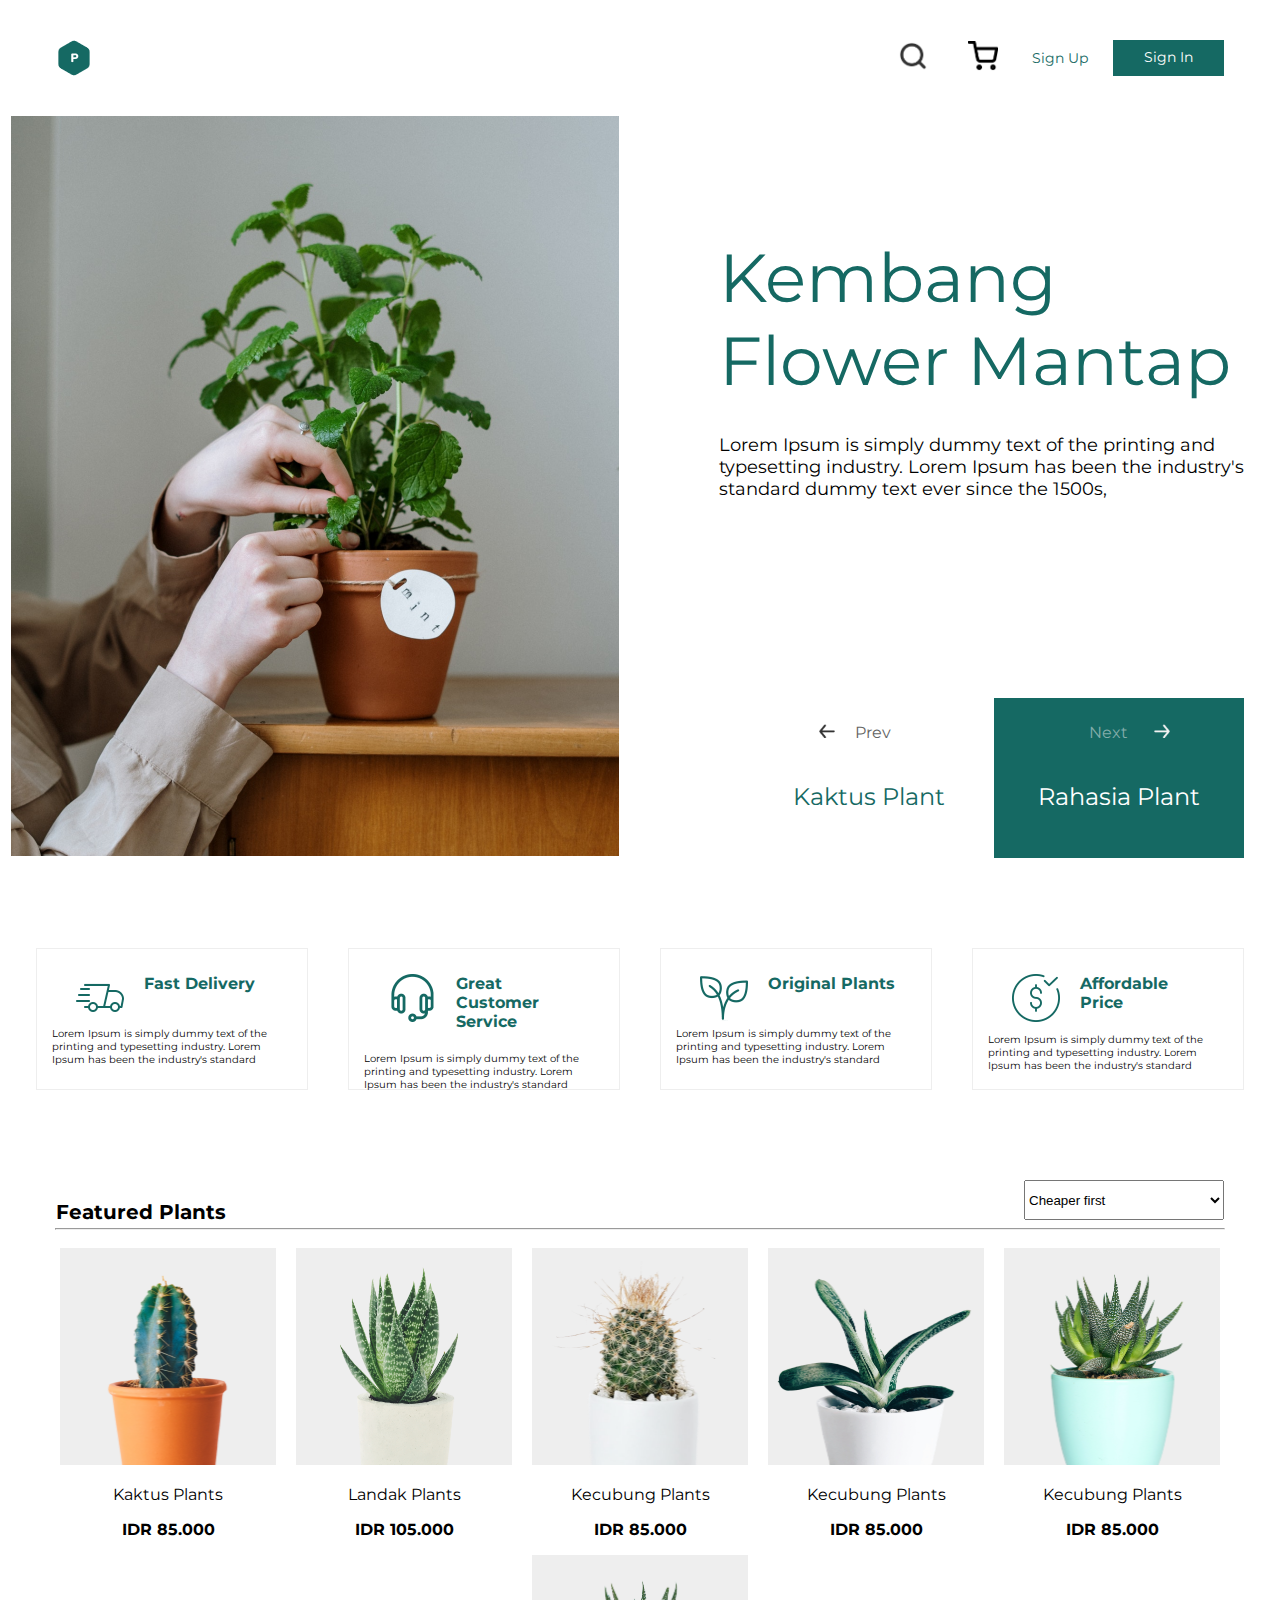
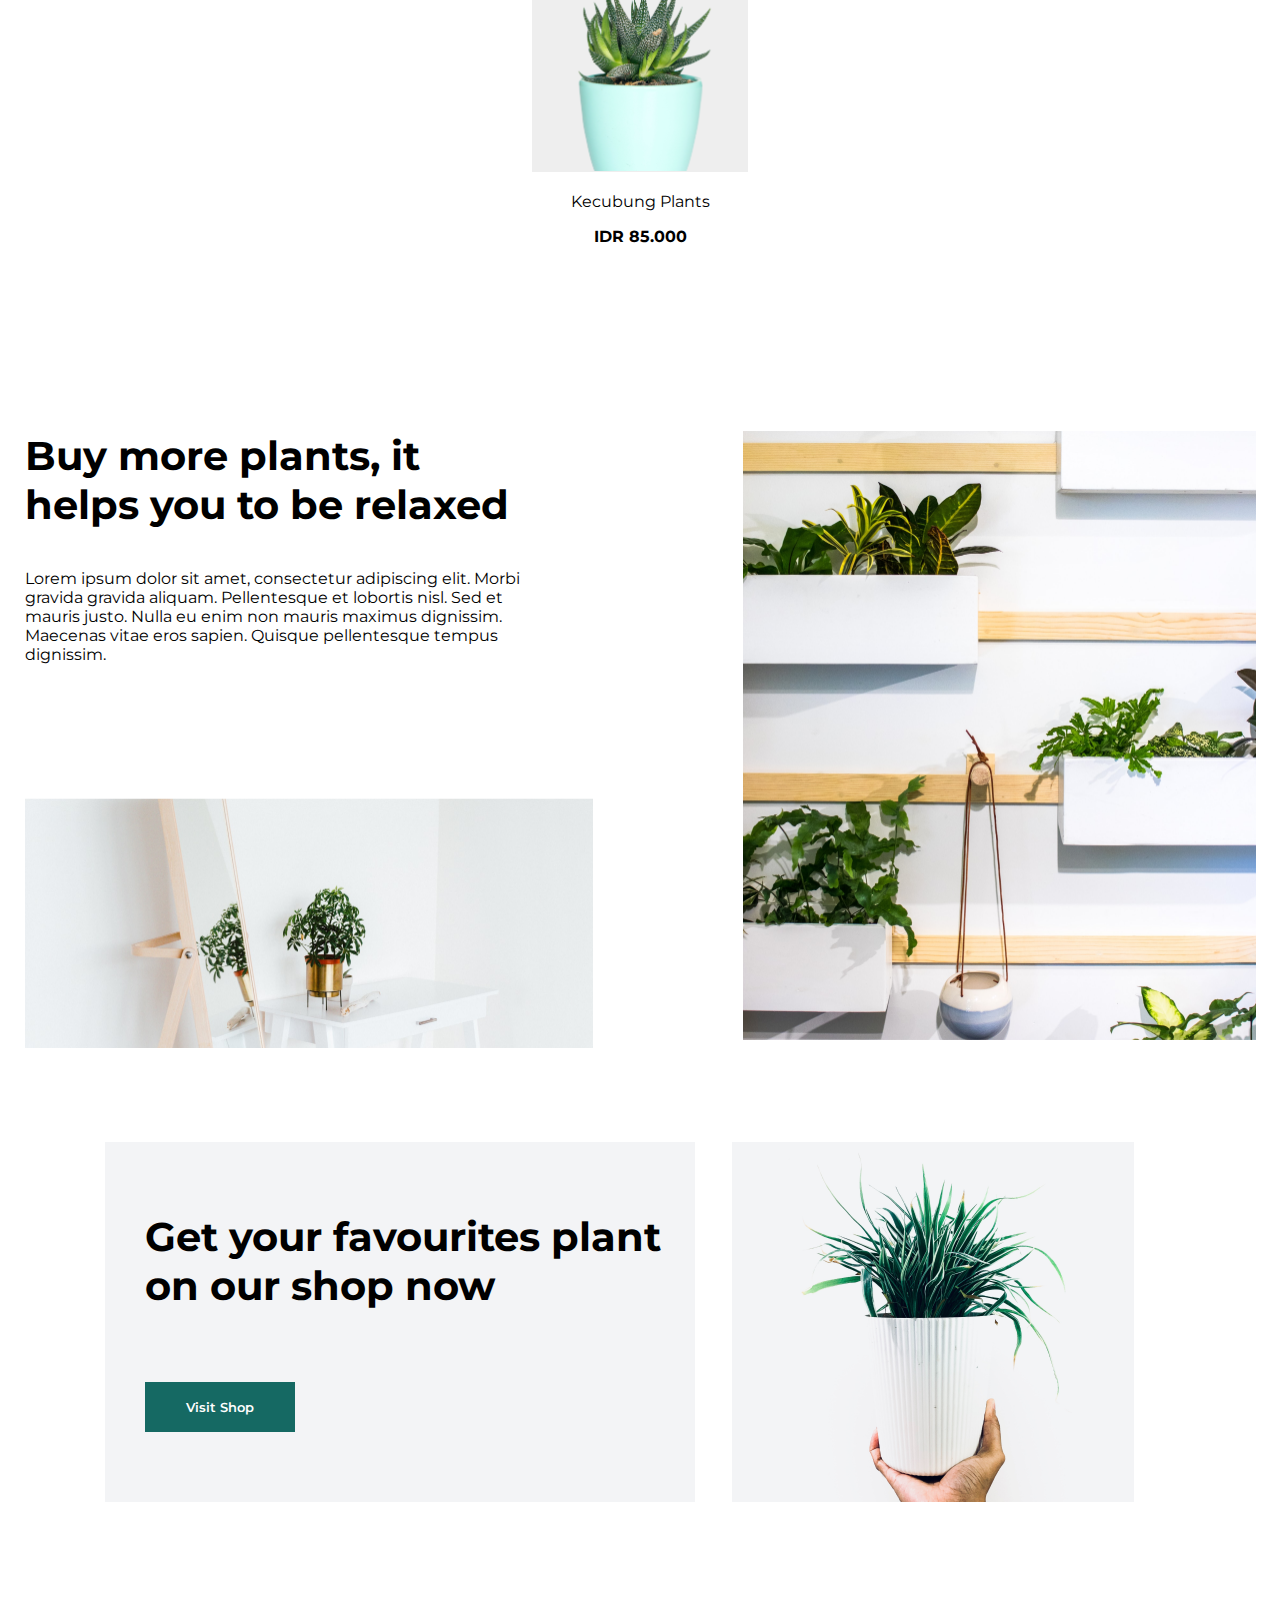
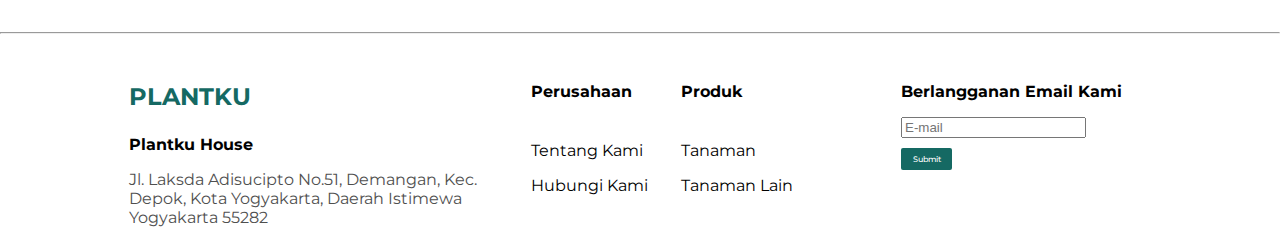
<file: index.html>
<!DOCTYPE html>
<html lang="en">
    <head>
        <meta charset="UTF-8">
        <title>Kembang Flower Mantap</title>
        <link href="https://fonts.googleapis.com/css?family=Montserrat:400" rel="stylesheet">
        <link rel="stylesheet" href="styles/style.css">
    </head>
    <body class="body">
        <header>
        <div class="header1">  
            <a href="#"><img src="images/little_p.png" alt="Logo"></a>
            <div class="header_menu">
                <a href="#"><img src="images/head_search.png" width=30 alt="Search"></a>
                <a href="#" class="header_shop"><img src="images/head_shop.png" width=30 alt="Shop"></a>
                <a href="form.html" class="header_su">Sign Up</a>
                <a href="#" class="header_si">Sign In</a>
            </div>
        </div>
        </header>
        <main>
            <section class="flex-container"><!-- 1. Главная картинка, тайтл -->
                <img src="images/main.png" width="608" height="740" alt="">
                <div class="brkpntc1">
                    <div>
                        <p class="title-text">Kembang Flower Mantap</p>
                        <p class="title-text-2">Lorem Ipsum is simply dummy text of the printing and typesetting industry. Lorem Ipsum has been the industry's standard dummy text ever since the 1500s, </p>
                    </div>
                    <div class="flex-container_m1">
    
                        <div class="main-button">
                            <div class="flex-item2-sub">
                                <div class="flex-container">
                                    <img class="small-arrow-img" src="images/prev.png" alt="">
                                    <p class="flex-item-text-main">Prev</p>
                                </div>
                                <p class="main-switcher-text">Kaktus Plant</p>
                            </div>
                        </div>
    
                        <div class="main-button2">
                            <div class="flex-item2-sub">
                                <div class="flex-container">
                                    <p class="flex-item-text-main2">Next</p>
                                    <img class="small-arrow-img" src="images/next.png" alt="">
                                </div>
                                <p class="main-switcher-text2">Rahasia Plant</p>
                            </div>
                        </div>
    
                    </div>
                </div>
            </section>
            <section class="flex-container2"><!-- 2. Преимущества -->
                <div class="flex-item2">
                    <div class="flex-item2-sub">
                        <div class="flex-container4">
                            <img class="flex-item2-img" src="images/1.png" alt="">
                            <p class="flex-item-text-main_2"><b>Fast Delivery</b></p>
                        </div>
                        <p class="flex-item-text_2">Lorem Ipsum is simply dummy text of the printing and typesetting industry. Lorem Ipsum has been the industry's standard</p>
                    </div>
                </div>
                <div class="flex-item2">
                    <div class="flex-item2-sub">
                        <div class="flex-container4">
                            <img class="flex-item2-img" src="images/2.png" alt="">
                            <p class="flex-item-text-main_2"><b>Great Customer Service</b></p>
                        </div>
                        <p class="flex-item-text_2">Lorem Ipsum is simply dummy text of the printing and typesetting industry. Lorem Ipsum has been the industry's standard</p>
                    </div>
                </div>
                <div class="flex-item2">
                    <div class="flex-item2-sub">
                        <div class="flex-container4">
                            <img class="flex-item2-img" src="images/3.png" alt="">
                            <p class="flex-item-text-main_2"><b>Original Plants</b></p>
                        </div>
                        <p class="flex-item-text_2">Lorem Ipsum is simply dummy text of the printing and typesetting industry. Lorem Ipsum has been the industry's standard</p>
                    </div>
                </div>
                <div class="flex-item2">
                    <div class="flex-item2-sub">
                        <div class="flex-container4">
                            <img class="flex-item2-img" src="images/4.png" alt="">
                            <p class="flex-item-text-main_2"><b>Affordable Price</b></p>
                        </div>
                        <p class="flex-item-text_2">Lorem Ipsum is simply dummy text of the printing and typesetting industry. Lorem Ipsum has been the industry's standard</p>
                    </div>
                </div>
            </section>
            
            <section class="flex-container71"><!-- 3. Кактусы -->
                <p class="text4"><b>Featured Plants</b></p>
                <select class="select1">
                    <option disabled>Select an option</option>
                    <option value="t1" selected>Cheaper first</option>
                    <option value="t2">Expense first</option>
                    <option value="t3">Name (A..Z)</option>
                    <option value="t4">Name (Z..A)</option>
                   </select>
            </section>
            <hr class="hr1">
            
            <section class="flex-container5"><!-- 3.1. Их список -->
                <div class="cactus">
                    <img src="images/k1.png" width="216" height="217" class="img1" alt="">
                    <p>Kaktus Plants</p>
                    <p><b>IDR 85.000</b></p>
                </div>
                <div class="cactus">
                    <img src="images/k2.png" width="216" height="217" class="img1" alt="">
                    <p>Landak Plants</p>
                    <p><b>IDR 105.000</b></p>
                </div>
                <div class="cactus">
                    <img src="images/k3.png" width="216" height="217" class="img1" alt="">
                    <p>Kecubung Plants</p>
                    <p><b>IDR 85.000</b></p>
                </div>
                <div class="cactus">
                    <img src="images/k4.png" width="216" height="217" class="img1" alt="">
                    <p>Kecubung Plants</p>
                    <p><b>IDR 85.000</b></p>
                </div>
                <div class="cactus">
                    <img src="images/k5.png" width="216" height="217" class="img1" alt="">
                    <p>Kecubung Plants</p>
                    <p><b>IDR 85.000</b></p>
                </div>
                <div class="cactus">
                    <div style="height: 300px; top: -16px; position: relative;">
                        <div class="cactusAnim" style="background-color: #EEEEEE; background-image: url('images/k5.png'); background-size: contain; width: 216px; height: 217px;">
    
                            <p style="position: relative; top: 237px;">Kecubung Plants</p>
                            <p style="position: relative; top: 237px;"><b>IDR 85.000</b></p>
                        </div>
                    </div>
                </div>
            </section>

            <section class="flex-container6"><!-- 4. Реклама -->
                <div class="brkpntc2">
                    <div>
                        <p class="text3_2"><b>Buy more plants, it helps you to be relaxed</b></p>
                        <p class="text2_7">Lorem ipsum dolor sit amet, consectetur adipiscing elit. Morbi gravida gravida aliquam. Pellentesque et lobortis nisl. Sed et mauris justo. Nulla eu enim non mauris maximus dignissim. Maecenas vitae eros sapien. Quisque pellentesque tempus dignissim.</p>
                    </div>
                    <img src="images/s1.png" class="image1_2" width="568" height="250" alt="">
                </div>
                <img src="images/s2.png" width="513" height="609" alt="">
            </section>
            
            <section class="flex-container7"><!-- 5. Ещё реклама -->
                <div class="gray_img">
                    <p class="text3">
                        <b>Get your favourites plant on our shop now</b>
                    </p>
                    <form action="demo.html">
                        <button class="button1">Visit Shop</button>
                    </form>
                </div>
                <img class="image2" src="images/f2.png" alt=""/>
            </section>
        </main>
        <footer><!-- 6. Конец -->
            <hr class="hr2">
            <div class="flex-container">
                <div><!-- 1 -->
                    <p class="text2_2">
                        <b>PLANTKU</b>
                    </p>
                    <p class="text2_3">
                        <b>Plantku House</b>
                    </p>
                    <p class="text2_6">
                        Jl. Laksda Adisucipto No.51, Demangan, Kec. Depok, Kota Yogyakarta, Daerah Istimewa Yogyakarta 55282
                    </p>
                </div>
                <div><!-- 2 -->
                    <p class="text2_1">
                        <b>Perusahaan</b>
                    </p>
                    <p class="text2_1">
                        Tentang Kami
                    </p>
                    <p class="text2_3">
                        Hubungi Kami
                    </p>
                </div>
                <div><!-- 3 -->
                    <p class="text2_1">
                        <b>Produk</b>
                    </p>
                    <p class="text2_1">
                        Tanaman
                    </p>
                    <p class="text2_3">
                        Tanaman Lain
                    </p>
                </div>
                <div><!-- 4 -->
                    <p class="text2_5">
                        <b>Berlangganan Email Kami</b>
                    </p>
                    <input type="email" name="email" placeholder="E-mail" class="email">
                    <br>
                    <form action="#" target="_blank">
                        <button class="button2">Submit</button>
                    </form>
                    <!--
                        onclick:
    
                        <form action="option1.php">
    
    $host = 'sql6.freemysqlhosting.net'; //имя хоста
    $user = 'sql6444124'; //имя пользователя
    $password = '7XXgdFyRrG'; //пароль
    $db_name = 'sql6444124'; //имя бд
    $link = mysqli_connect($host, $user, $password, $db_name, 3306);
    mysqli_query($link, "SET NAMES 'utf8'");
    $query = "SELECT * FROM table1 WHERE name = 'Ivan'";
    $result = mysqli_query($link, $query);
    $result->data_seek(0);
    $datarow = $result->fetch_array();
    echo $datarow['name'];
                    -->
                </div>
            </div>
        </footer>
    </body>
</html>
</file>
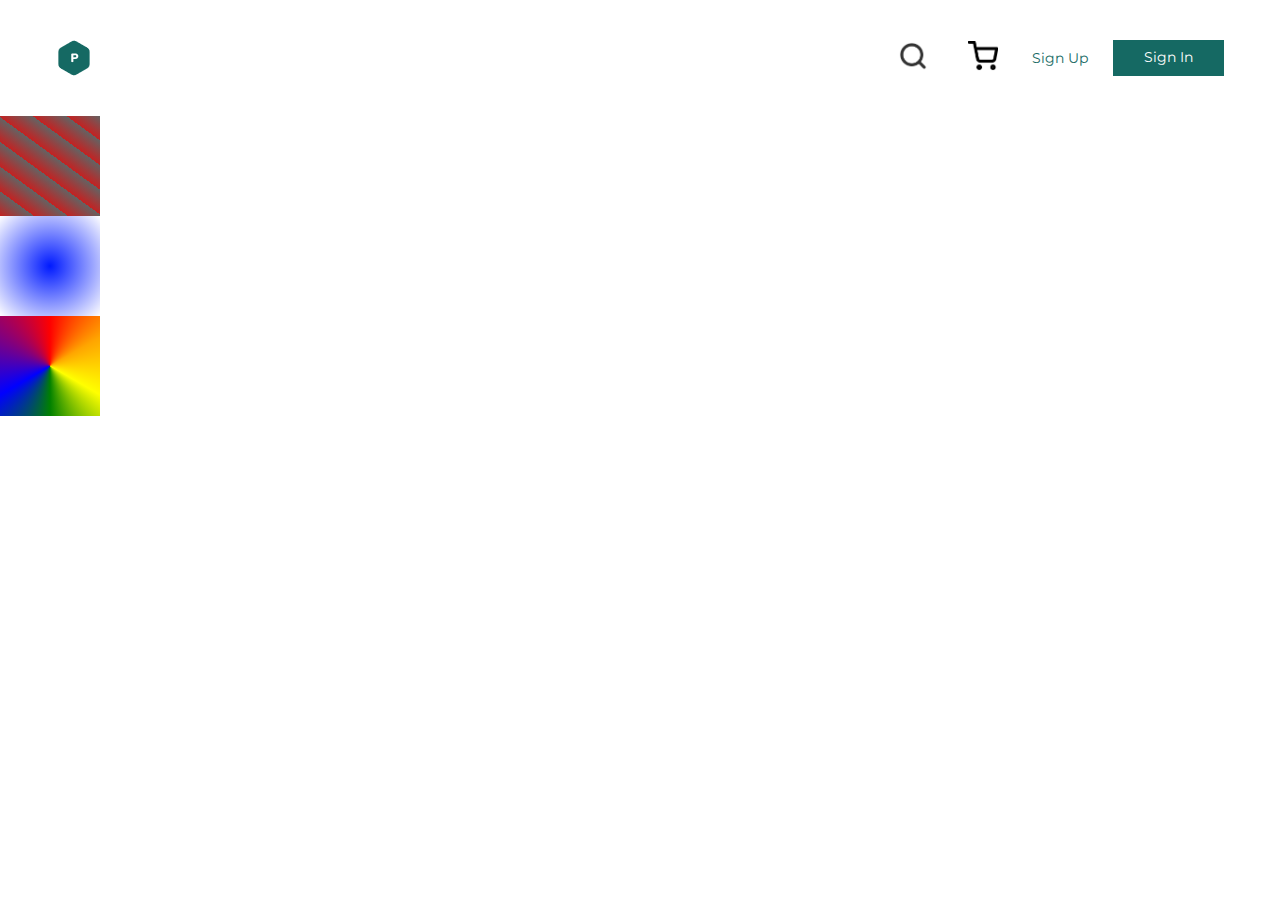
<file: demo.html>
<!DOCTYPE html>
<html lang="ru">
    <head>
        <meta charset="UTF-8">
        <title>Kembang Flower Mantap</title>
        <link href="https://fonts.googleapis.com/css?family=Montserrat:400" rel="stylesheet">
        <link rel="stylesheet" href="styles/style.css">
    </head>
    <body class="body">
        <header>
        <div class="header1">  
            <a href="index.html"><img src="images/little_p.png" alt="Logo"></a>
            <div class="header_menu">
                <a href="#"><img src="images/head_search.png" width=30 alt="Search"></a>
                <a href="#" class="header_shop"><img src="images/head_shop.png" width=30 alt="Shop"></a>
                <a href="#" class="header_su">Sign Up</a>
                <a href="#" class="header_si">Sign In</a>
            </div>
        </div>
        </header>
        <main>

            <div class="card linear"></div>
            <div class="card radial"></div>
            <div class="card conic"></div>
        </main>
</body>
</html>
</file>
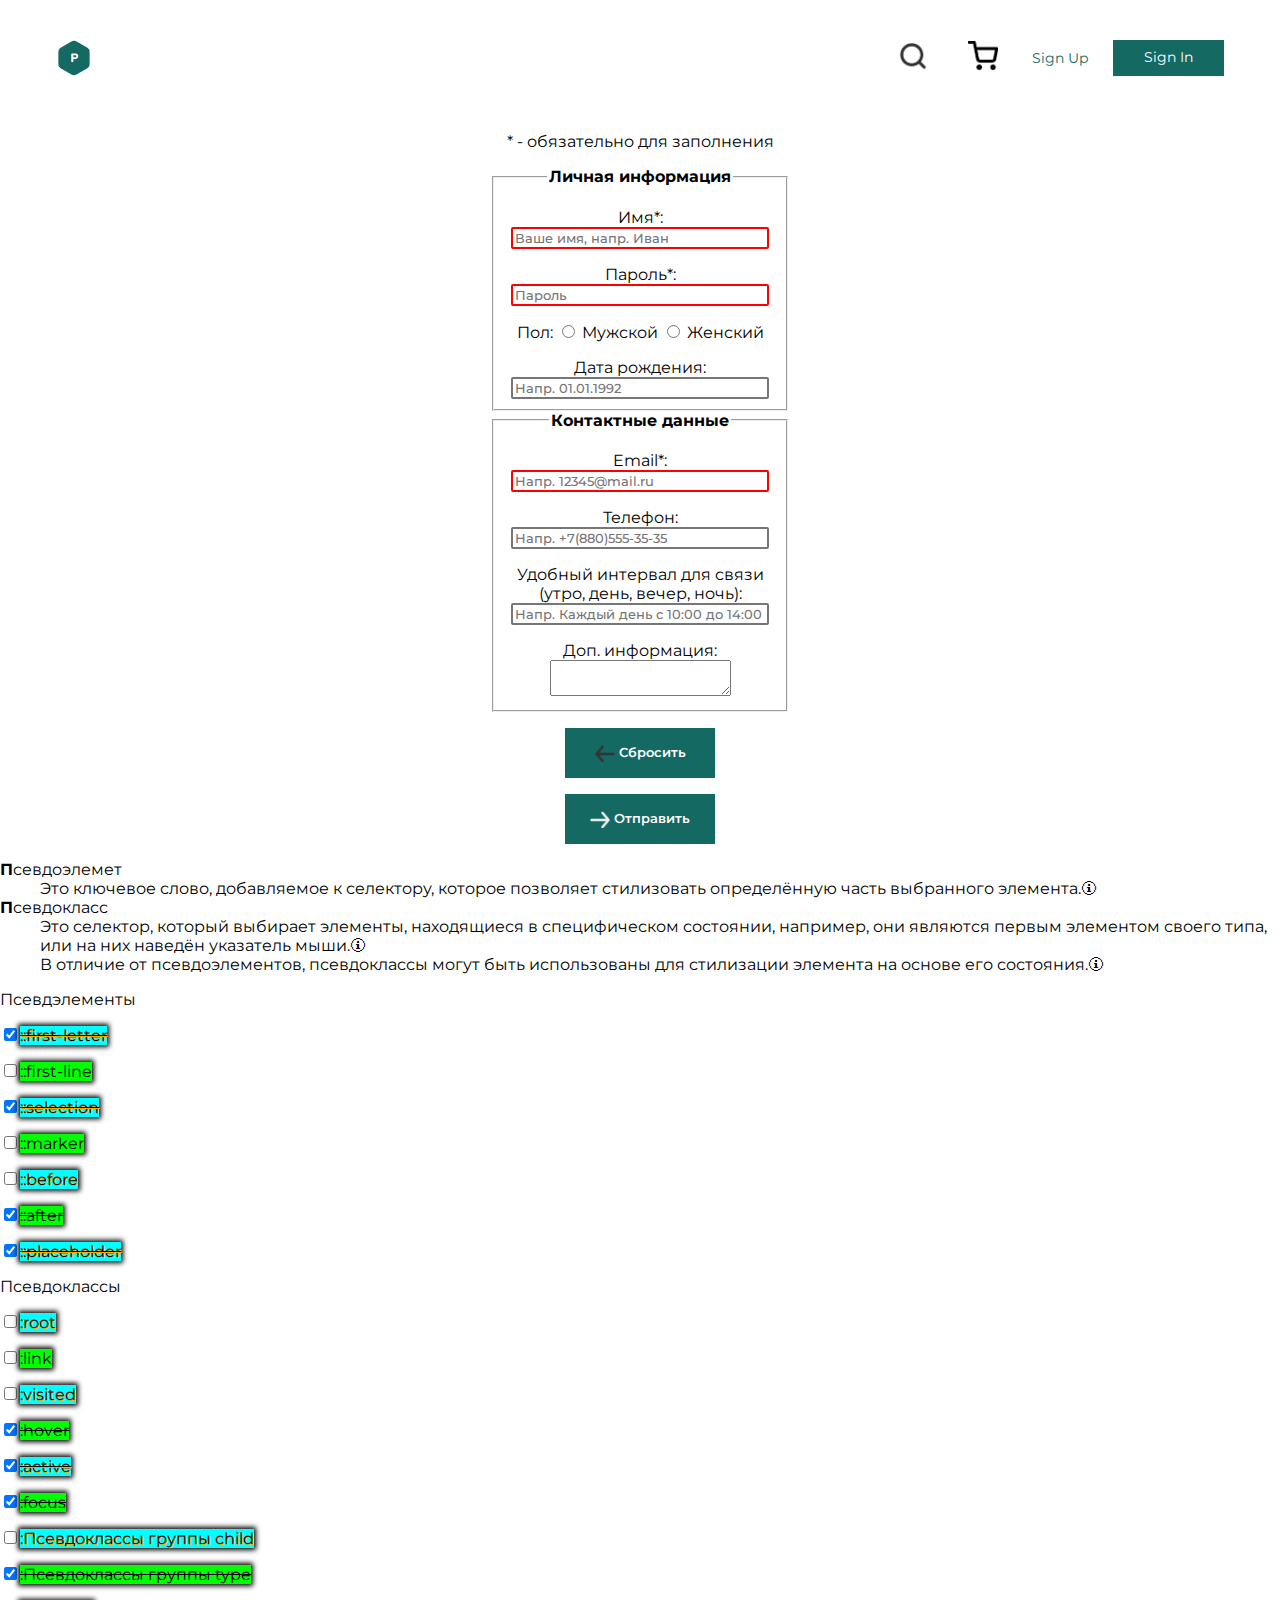
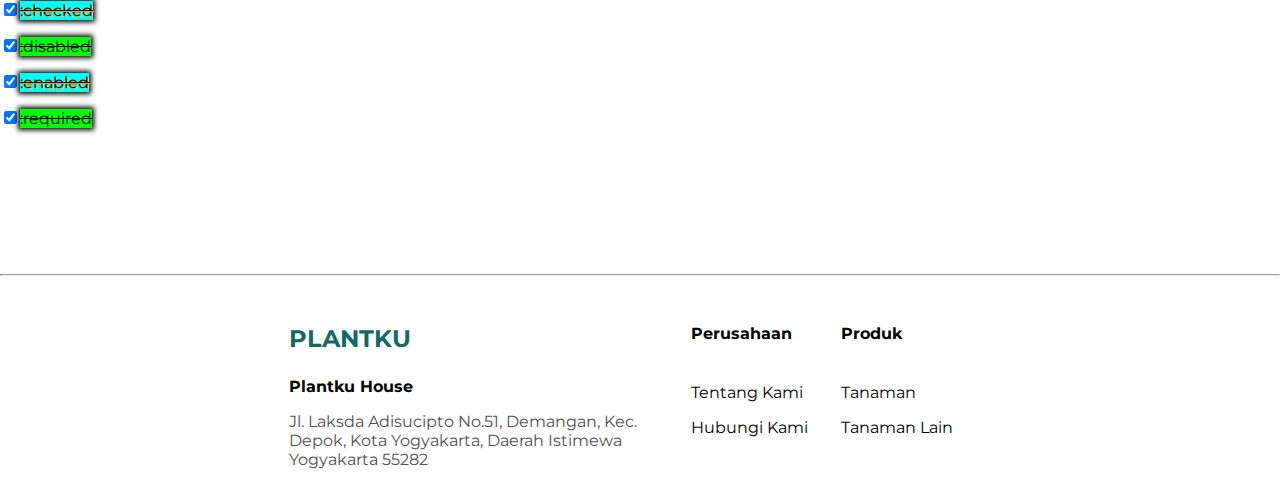
<file: form.html>
<!DOCTYPE html>
<html lang="ru">
    <head>
        <meta charset="UTF-8">
        <title>Kembang Flower Mantap</title>
        <link href="https://fonts.googleapis.com/css?family=Montserrat:400" rel="stylesheet">
        <link rel="stylesheet" href="styles/style.css">
    </head>
    <body class="body" style="height: 100%;">
        <header>
        <div class="header1">  
            <a href="index.html"><img src="images/little_p.png" alt="Logo"></a>
            <div class="header_menu">
                <a href="#"><img src="images/head_search.png" width=30 alt="Search"></a>
                <a href="#" class="header_shop"><img src="images/head_shop.png" width=30 alt="Shop"></a>
                <a href="#" class="header_su">Sign Up</a>
                <a href="#" class="header_si">Sign In</a>
            </div>
        </div>
        </header>
        <main>
            <div style="text-align:center;">
            <form name="contact" method="POST" data-netlify="true" style="width: 300px; display: inline-block;">
                <p>* - обязательно для заполнения</p>
                <fieldset>
                    <legend><b>Личная информация</b></legend>
                    <p></p><label for="name">Имя*:   <input type="text" required placeholder="Ваше имя, напр. Иван" name="name" id="name" class="email3"></label>
                    <p></p><label for="password">Пароль*:   <input type="password" required placeholder="Пароль" name="password" id="password" class="email3"></label>
                    <p></p><div>
                    <label>Пол:</label>
                    <input type="radio" id="radio1" value="man" name="radiob" class="radiobt">
                    <label for="radio1">Мужской</label>
                    <input type="radio" id="radio2" value="woman" name="radiob" class="radiobt">
                    <label for="radio2">Женский</label>
                    <p></p><label for="time">Дата рождения:   <input type="text" placeholder="Напр. 01.01.1992" name="time" id="time" class="email2"></label>
                </fieldset>
                <fieldset>
                    <legend><b>Контактные данные</b></legend>
                    <p></p><label for="email">Email*: <input type="email" required placeholder="Напр. 12345@mail.ru" name="email" id="email" class="email3"></label>
                    <p></p><label for="phone">Телефон: <input type="text" placeholder="Напр. +7(880)555-35-35" name="phone" id="phone" class="email2"></label>
                    <p></p><label for="dateCmnct">Удобный интервал для связи (утро, день, вечер, ночь): <input type="text" placeholder="Напр. Каждый день с 10:00 до 14:00" name="dateCmnct" id="dateCmnct" class="email2"></label>
                    <p></p><label for="dop">Доп. информация:   <textarea style="min-width: 125px; min-height: 30px; max-width: 250px; max-height: 125px;" name="dop" id="dop"></textarea></label>
                </fieldset>
            </form>
                
                <p>
              <form action="#">
                <button id="clear_b" type="button" class="button1"><img src="images/prev.png" alt="send" width="20" style="vertical-align: middle;">  Сбросить</button>
              </form>
              <p>
              <form action="#">
                  <button id="submit_b" type="button" class="button1"><img src="images/next.png" alt="send" width="20" style="vertical-align: middle;">  Отправить</button>
              </form>    
              <script>
                  document.getElementById("clear_b").onclick = function(e){
                      document.getElementById("name").value = "";
                      document.getElementById("password").value = "";
                      document.getElementById("time").value = "";
                      document.getElementById("email").value = "";
                      document.getElementById("phone").value = "";
                      document.getElementById("dateCmnct").value = "";
                      document.getElementById("dop").value = "";
                  }
                  document.getElementById("submit_b").onclick = function(e){
                      console.log('Form successfully submitted')
                      const handleSubmit = (e) => {
                      e.preventDefault()
                      let myForm = document.getElementById('contact');
                      let formData = new FormData(myForm)
                      fetch('/', {
                          method: 'POST',
                          headers: { "Content-Type": "application/x-www-form-urlencoded" },
                          body: new URLSearchParams(formData).toString()
                      }).then(() => console.log('Form successfully submitted')).catch((error) =>
                          alert(error))
                      }
                      alert("Data sent!");
                  }
              </script>
            </div>
            
            <dl>
                <dt>Псевдоэлемет</dt>
                <dd>Это ключевое слово, добавляемое к селектору, которое позволяет стилизовать определённую часть выбранного элемента.</dd>
                <dt>Псевдокласс</dt>
                <dd>Это селектор, который выбирает элементы, находящиеся в специфическом состоянии, например, они являются первым элементом своего типа, или на них наведён указатель мыши.</dd>
                <dd>В отличие от псевдоэлементов, псевдоклассы могут быть использованы для стилизации элемента на основе его состояния.</dd>
              </dl>

            <div>
                <p>Псевдэлементы</p>
                    <p><input type="checkbox" id="chb1" name="chb1" class="checkbox1" checked><label for="chb1">::first-letter</label></p>
                    <p><input type="checkbox" id="chb2" name="chb2" class="checkbox2"><label for="chb2">::first-line</label></p>
                    <p><input type="checkbox" id="chb3" name="chb3" class="checkbox1" checked><label for="chb3">::selection</label></p>
                    <p><input type="checkbox" id="chb4" name="chb4" class="checkbox2"><label for="chb4">::marker</label></p>
                    <p><input type="checkbox" id="chb5" name="chb5" class="checkbox1"><label for="chb5">::before</label></p>
                    <p><input type="checkbox" id="chb6" name="chb6" class="checkbox2" checked><label for="chb6">::after</label></p>
                    <p><input type="checkbox" id="chb7" name="chb7" class="checkbox1" checked><label for="chb7">::placeholder</label></p>
                <p>Псевдоклассы</p>
                    <p><input type="checkbox" id="chb8" name="chb8" class="checkbox1"><label for="chb8">:root</label></p>
                    <p><input type="checkbox" id="chb9" name="chb9" class="checkbox2"><label for="chb9">:link</label></p>
                    <p><input type="checkbox" id="chb10" name="chb10" class="checkbox1"><label for="chb10">:visited</label></p>
                    <p><input type="checkbox" id="chb11" name="chb11" class="checkbox2" checked><label for="chb11">:hover</label></p>
                    <p><input type="checkbox" id="chb12" name="chb12" class="checkbox1" checked><label for="chb12">:active</label></p>
                    <p><input type="checkbox" id="chb13" name="chb13" class="checkbox2" checked><label for="chb13">:focus</label></p>
                    <p><input type="checkbox" id="chb14" name="chb14" class="checkbox1"><label for="chb14">:Псевдоклассы группы child</label></p>
                    <p><input type="checkbox" id="chb15" name="chb15" class="checkbox2" checked><label for="chb15">:Псевдоклассы группы type</label></p>
                    <p><input type="checkbox" id="chb16" name="chb16" class="checkbox1" checked><label for="chb16">:checked</label></p>
                    <p><input type="checkbox" id="chb17" name="chb17" class="checkbox2" checked><label for="chb17">:disabled</label></p>
                    <p><input type="checkbox" id="chb18" name="chb18" class="checkbox1" checked><label for="chb18">:enabled</label></p>
                    <p><input type="checkbox" id="chb19" name="chb19" class="checkbox2" checked><label for="chb19">:required</label></p>
            </div>
        </main>
        <footer>
            <hr class="hr2">
            <div class="flex-container">
                <div><!-- 1 -->
                    <p class="text2_2">
                        <b>PLANTKU</b>
                    </p>
                    <p class="text2_3">
                        <b>Plantku House</b>
                    </p>
                    <p class="text2_6">
                        Jl. Laksda Adisucipto No.51, Demangan, Kec. Depok, Kota Yogyakarta, Daerah Istimewa Yogyakarta 55282
                    </p>
                </div>
                <div><!-- 2 -->
                    <p class="text2_1">
                        <b>Perusahaan</b>
                    </p>
                    <p class="text2_1">
                        Tentang Kami
                    </p>
                    <p class="text2_3">
                        Hubungi Kami
                    </p>
                </div>
                <div><!-- 3 -->
                    <p class="text2_1">
                        <b>Produk</b>
                    </p>
                    <p class="text2_1">
                        Tanaman
                    </p>
                    <p class="text2_3">
                        Tanaman Lain
                    </p>
                </div>
            </div>
        </footer>
    </body>
</html>
</file>
<file: styles/style.css>
/* Header */
.header1{
    max-width: 1168px;
    height: 36px;
    margin: 0 auto;
    display: flex;
    padding: 40px;
    justify-content: space-between;
}
.header_shop{
    margin-left: 40px;
}
.header_menu{
    display: flex;
    align-items: center;
}
.header_su{
    width: 91px;
    margin: 0px 0px 0px 8px;
    color: #156963;
    text-align: center;
    font-size: 14px;
    padding: 8px;
    text-decoration: none;
 }
.header_si{
    width: 111px;
    height: 36px;
    color: #fff;
    background-color: #156963;
    font-size: 14px;
    text-align: center;
    line-height: 35px;
    text-decoration: none;
}

/* Body */
body{
    margin: 0;
    font-family: 'Montserrat';
    overflow-x: hidden;
    display: flex;
    flex-direction: column;
    min-height: 100vh;
}

/* Containers */
.flex-container_m1 {
    flex-wrap: wrap;
    flex-direction: row;
    display: flex;
    justify-content: center;
    padding-top: 180px;
    padding-left: 100px;
}
.flex-container {
    flex-wrap: wrap;
    flex-direction: row;
    display: flex;
    justify-content: center;
}
.flex-container7 {
    flex-wrap: wrap;
    flex-direction: row;
    display: flex;
    justify-content: center;
    padding-top: 90px;
}
.flex-container71 {
    flex-wrap: wrap;
    flex-direction: row;
    display: flex;
    justify-content: space-between;
    padding-top: 90px;
    max-width: 1168px;
    margin: 0 auto;
}
.flex-container2 {
    flex-wrap: wrap;
    flex-direction: row;
    display: flex;
    justify-content: center;
    padding-top: 90px;
}
.flex-container4 {
    flex-wrap: wrap;
    flex-direction: row;
    display: flex;
    justify-content: center;
}
.flex-container5 {
    flex-wrap: wrap;
    flex-direction: row;
    display: flex;
    justify-content: center;
    padding-top: 10px;
}
.flex-container6 {
    flex-wrap: wrap;
    flex-direction: row;
    display: flex;
    justify-content: center;
    padding-top: 160px;
}

/* 1 */
.main-button{
    width: 250px;
    height: 160px;
    display: inline;
    background: white;
}
.main-button2{
    width: 250px;
    height: 160px;
    display: inline;
    background: #156963;
}
.title-text{
    color: #156963;
    font-size: 68px;
    margin-left: 100px;
    margin-top: 120px;
    width: 550px;
    height: 130px;
    display: block;
}
.title-text::selection{
    color: #f00;
    background-color: #636363;
    font-size: 68px;
    margin-left: 100px;
    margin-top: 120px;
    width: 550px;
    height: 130px;
    display: block;
}
.title-text-2{
    color: black;
    font-size: 18px;
    margin-left: 100px;
    width: 550px;
    display: block;
}
.flex-item-text-main{
    margin-top: 15px;
    margin-left: 20px;
    font-size: 16px;
    width: 65px;
    color: #636363;
}
.flex-item-text-main2{
    margin-top: 15px;
    margin-left: 20px;
    font-size: 16px;
    width: 65px;
    color: #83ADAA;
}
.main-switcher-text{
    font-size: 24px;
    text-align: center;
    color: #156963;
}
.main-switcher-text2{
    font-size: 24px;
    text-align: center;
    color: white;
}

/* 2 */
.flex-item2{
    width: 270px;
    height: 140px;
    border: 1px;
    border-style: groove;
    margin: 0 20px;
}
.flex-item-text-main_2{
    margin-top: 15px;
    margin-left: 20px;
    font-size: 16px;
    width: 130px;
    color: #156963;
}
.flex-item-text_2{
    margin-top: 5px;
    font-size: 10px;
    margin-left: 5px;
    margin-right: 10px;
    color: black;
}

/* 3 */
.hr1{
    align-self:center;
    width:1168px;
}
.img1{
    background-color: #EEEEEE;
}
.image1_2{
    margin-top: 73px;
    padding-right: 150px;
}
.select1{
    width: 200px;
}
.gray_img{
    padding-left: 40px;
    background-color: #F3F4F6;
}

/* overflow-x: hidden; */

.flex-item2-sub{
    margin: 10px;
}
.flex-item-text{
    margin-top: 5px;
    font-size: 10px;
    margin-left: 5px;
    margin-right: 10px;
}
.flex-item2-img{
    width: 48px;
    height: 48px;
    margin-left: 5px;
    margin-top: 15px;
}
.flex-container3{
    flex-wrap: nowrap;
    flex-direction: row;
    display: flex;
    justify-content: center;
    position: relative;
    top: 0;
    left: 360px;
    margin-top: 90px;
}
.image1{
    width: 1168px;
}
.image2{
    width: 480px;
}
.text2{
    font-size: 16px;
    margin-top: 70px;
    width: 550px;
    margin-left:0px; 
}
.text2_7{
    font-size: 16px;
    margin-left:0px;
    margin-top: 0px;
    width: 506px;
    height: 140px;
}
.text2_2{
    font-size: 24px;
    margin-top: 40px;
    width: 150px;
    margin-left:0px;
    color: #156963;
}
.text2_1{
    font-size: 16px;
    margin-top: 40px;
    width: 150px;
    margin-left:0px; 
}
.text2_3{
    font-size: 16px;
    margin-top: 0px;
    width: 150px;
    margin-left:0px; 
}
.text2_5{
    font-size: 16px;
    margin-top: 40px;
    width: 250px;
    margin-left:0px;
    padding-left:70px;
}
.text2_6{
    font-size: 16px;
    margin-left:0px;
    margin-right:50px;
    margin-top: 0px;
    width: 352px;
    color:#4F4F4F;
}
.text3{
    font-size: 40px;
    margin-top: 70px;
    width: 550px;
    height: 130px;
    display: block;
    color: black;
}
.text3_2{
    font-size: 40px;
    margin-top: 0px;
    width: 506px;
}
.text4{
    font-size: 20px;
    height: 0px;
    display: block;
}
.button1{
    position: relative;
    width: 150px;
    height: 50px;
    background: #156963;
    color: white;
    border: none;
    font-family: 'Montserrat';
    font-weight: 600;
    transition: background-color .5s;
}
.button1:focus {
    outline: none;
    box-shadow: 0 0 0 3px lightskyblue;
  }
  .button1:disabled {
    background: #999;
    }
.button1:active {
    background-color: #333;
  }
.button1:hover:enabled{
    position: relative;
    width: 150px;
    height: 50px;
    background: #50c2ba;
    color: white;
    border: none;
    font-family: 'Montserrat';
    font-weight: 600;
}
.button2{
    position: relative;
    background: #156963;
    color: white;
    border: none;
    font-family: 'Montserrat';
    margin-top: 10px;
    left: 70px;
    height: 22px;
    width: 51px;
    font-weight: 500;
    font-size: 8px;
    border-radius: 2px;
}
.button2:hover{
    position: relative;
    background: #50c2ba;
    color: white;
    border: none;
    font-family: 'Montserrat';
    margin-top: 10px;
    left: 70px;
    height: 22px;
    width: 51px;
    font-weight: 500;
    font-size: 8px;
    border-radius: 2px;
}
.button2:focus {
    outline: none;
    box-shadow: 0 0 0 3px lightskyblue;
  }
  .button2:active {
      background-color: #333;
    }
.email{
    margin-left: 70px;
}
.email2{
    font-family: 'Montserrat';
    font-weight: 500;
    width: 250px;
    border-radius: 2px;
    border-style: solid;
}
.email2:focus::-webkit-input-placeholder {color: transparent}
.email2:focus::-moz-placeholder          {color: transparent}
.email2:focus:-moz-placeholder           {color: transparent}
.email2:focus:-ms-input-placeholder      {color: transparent}
.email3{
    font-family: 'Montserrat';
    font-weight: 500;
    width: 250px;
    border-radius: 2px;
    border-color: #f00;
    border-style: solid;
}
.email3:focus::-webkit-input-placeholder {color: transparent}
.email3:focus::-moz-placeholder          {color: transparent}
.email3:focus:-moz-placeholder           {color: transparent}
.email3:focus:-ms-input-placeholder      {color: transparent}
.small-arrow-img{
    width: 16px;
    height: 14px;
    padding-top: 16px;
}
.cactus{
text-align: center;
font-family: 'Montserrat';
margin-left: 10px;
margin-right: 10px;
}


.hr2{
    align-self:center;
    color:#156963;
    margin-top: 130px;
}
label:focus-within{
    font-weight: bold;
}
input[type="radio"]:checked+label
{
    font-style: italic;
}
dt::first-letter {
    font-weight: bold;
}
dd::after{
    content: '\1F6C8';
}
.checkbox1+label{
    background-color: aqua;
    box-shadow: 0 0 5px 2px;
    text-shadow: 1px 1px orange;
}
.checkbox2+label{
    background-color: lime;
    box-shadow: 0 0 5px 2px;
}
input[type="checkbox"]:checked+label
{
    text-decoration: line-through;
}
.card {
    width: 100px;
    height: 100px;
}
.linear {
    background-image: repeating-linear-gradient(
    0.1turn,
    rgb(195, 34, 34) 0px 0px,
    rgb(99, 99, 99) 20px 20px
    );
}
.linear:hover {
    background-image: repeating-linear-gradient(
    0.9turn,
    rgb(34, 195, 34) 0px 0px,
    rgb(99, 99, 99) 20px 20px
    );
}
.radial {
    background-image: radial-gradient(rgb(0, 26, 255), rgb(255, 255, 255));
    transition: transform 1s;
}
.radial:hover{
    transform: rotate3d(1, 2, 3, 45deg);
}
.conic {
    background-image: conic-gradient(
        red,
        orange,
        yellow,
        green,
        blue,
        purple,
        red
    );
    transition-property: background-image;
    transition: transform 2s;
}
.conic:hover{
    transform: scale(2, 3);
}
.cactusAnim{
    width: 216px;
    height: 217px;
    animation: loader 3s linear;
}

@keyframes loader {
    from {
        background-color: #fff0;
        background-image: url('../images/loading.png');
        background-size: contain;
        color: transparent;
  }
  to {
    transform: rotate(360deg);
    background-color: #fff0;
    background-image: url('../images/loading.png');
    background-size: contain;
    color: transparent;
  }
}
  
  
  main {
    flex-grow: 1;
  }
  
  footer {
    flex-shrink: 0;
  }

@media (min-width: 1210px) and (max-width: 1258px) {
    .flex-container{
        flex-wrap: nowrap;
    }
}
.brkpntc1{
    padding-right: 0px;
}
.brkpntc2{
    padding-left: 0px;
}
@media (min-width: 320px) and (max-width: 1210px) {
    .brkpntc1{
        padding-right: 90px;
    }
    .brkpntc2{
        padding-left: 150px;
    }
}
</file>
